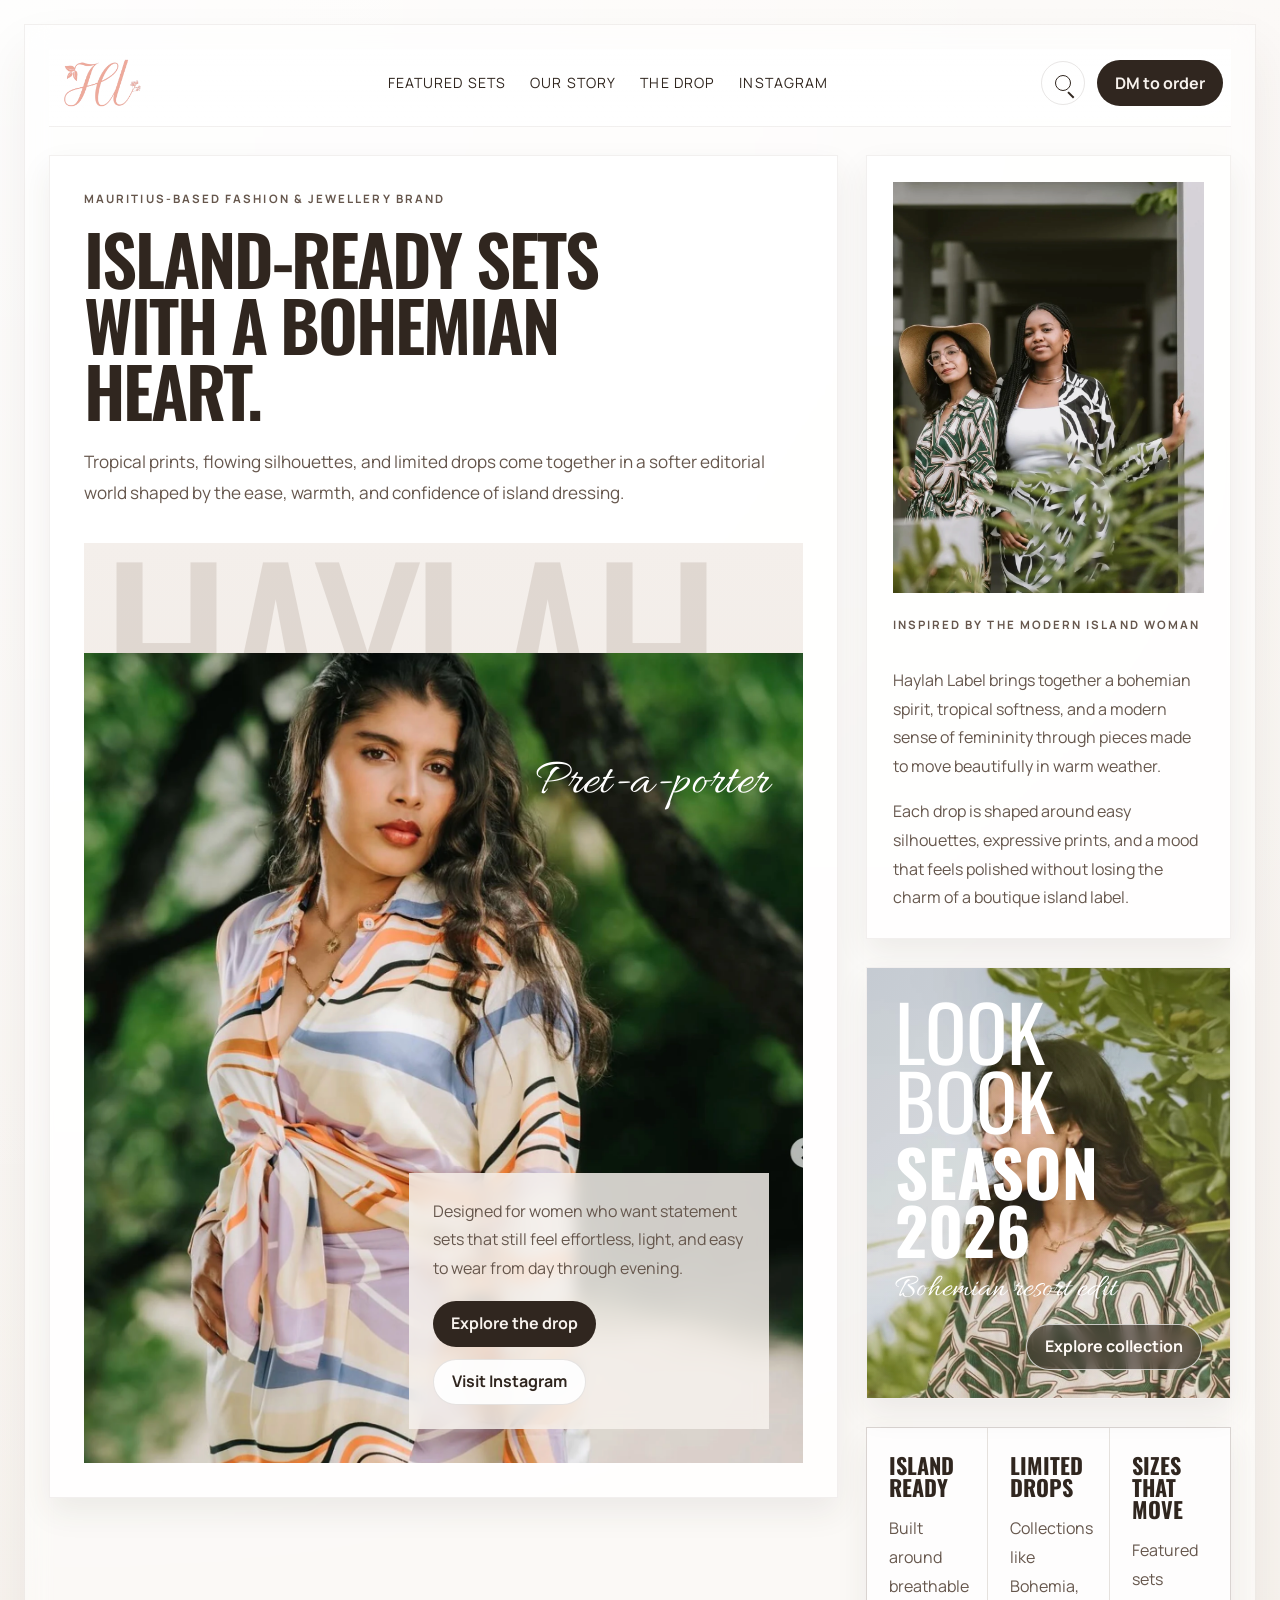
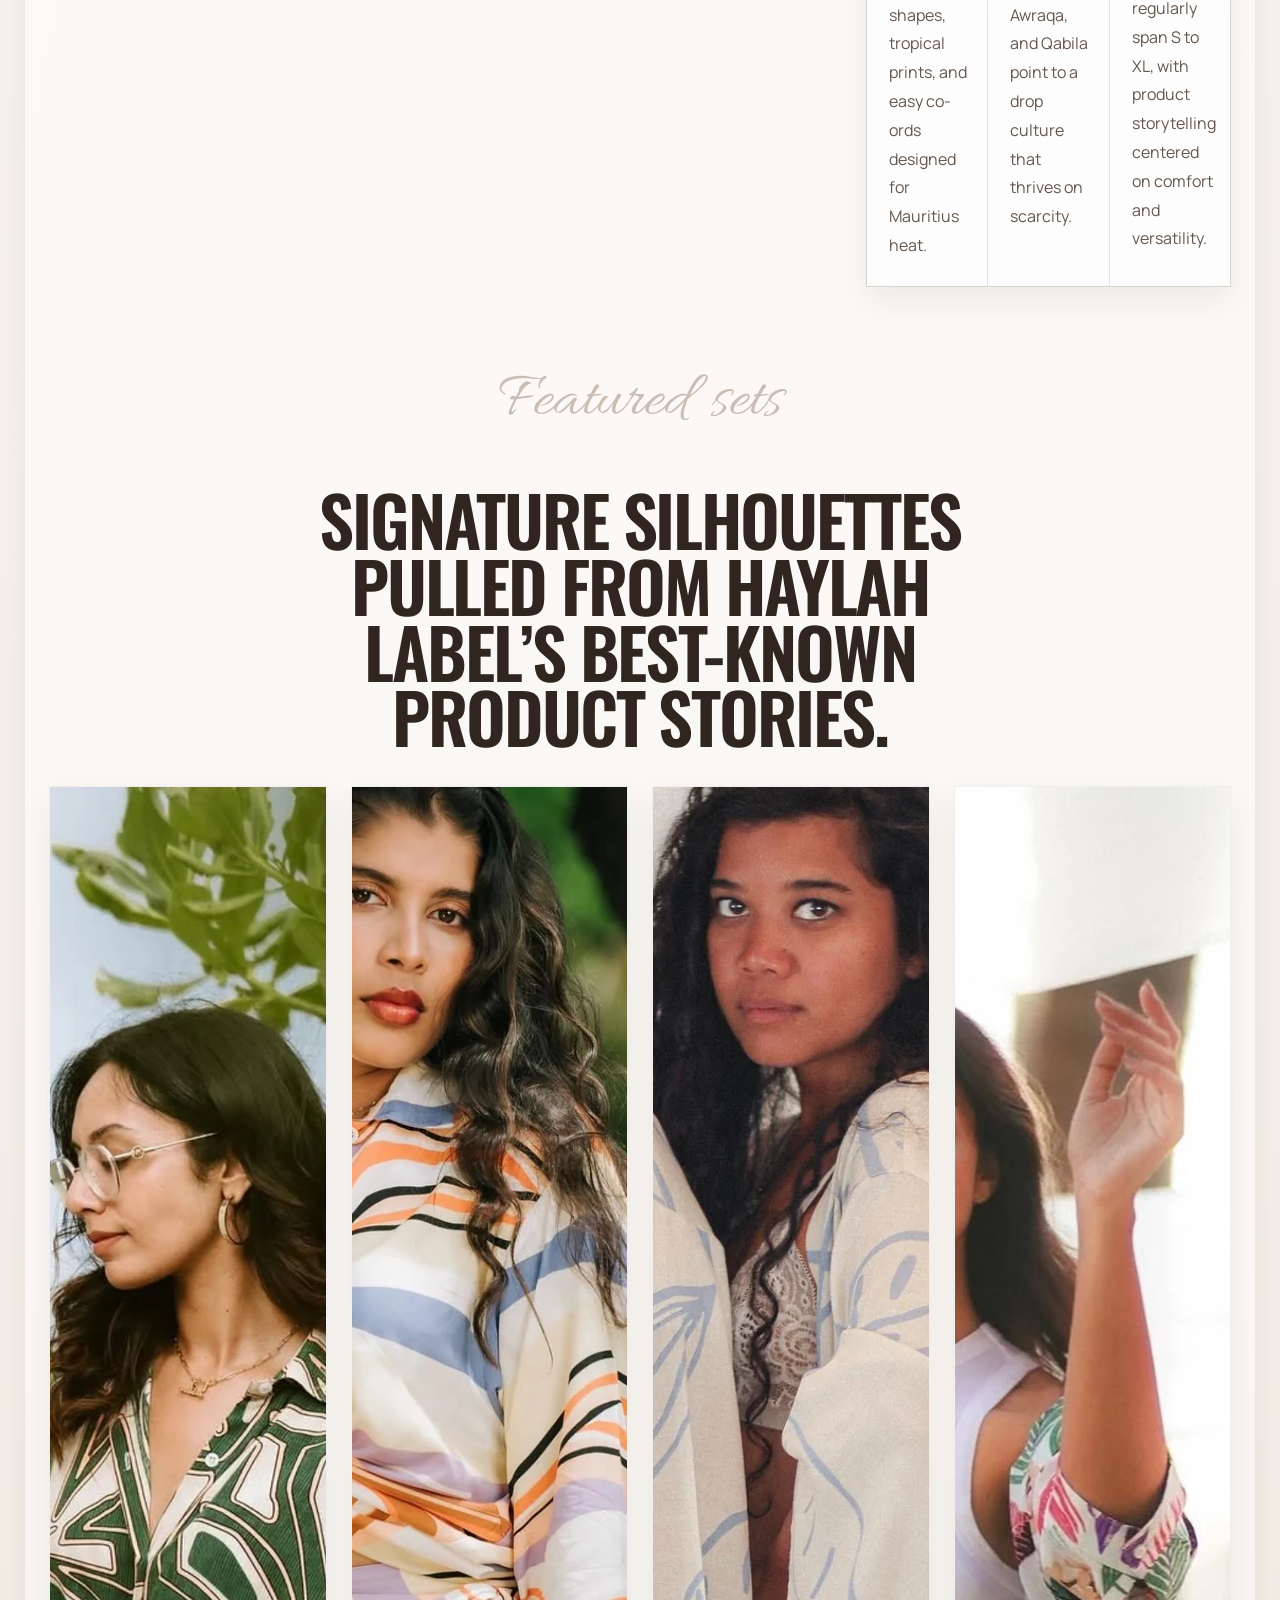
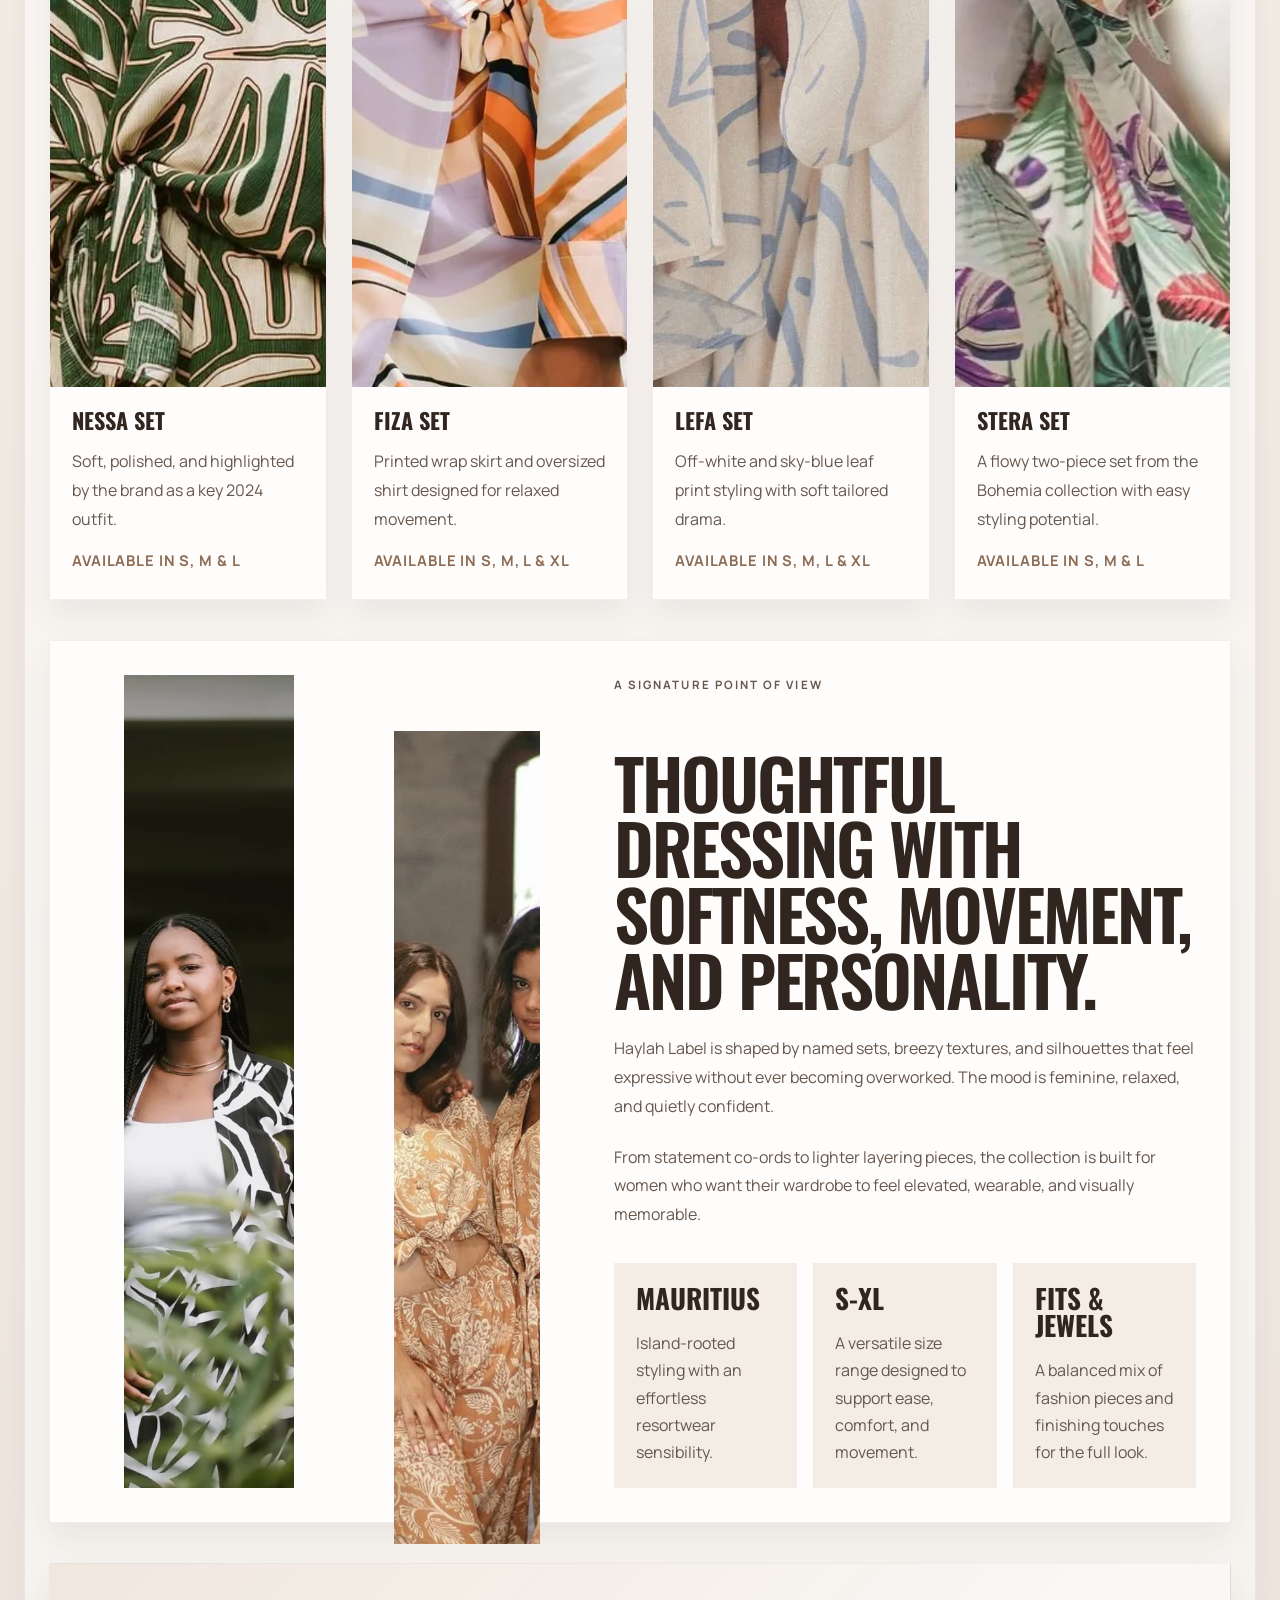
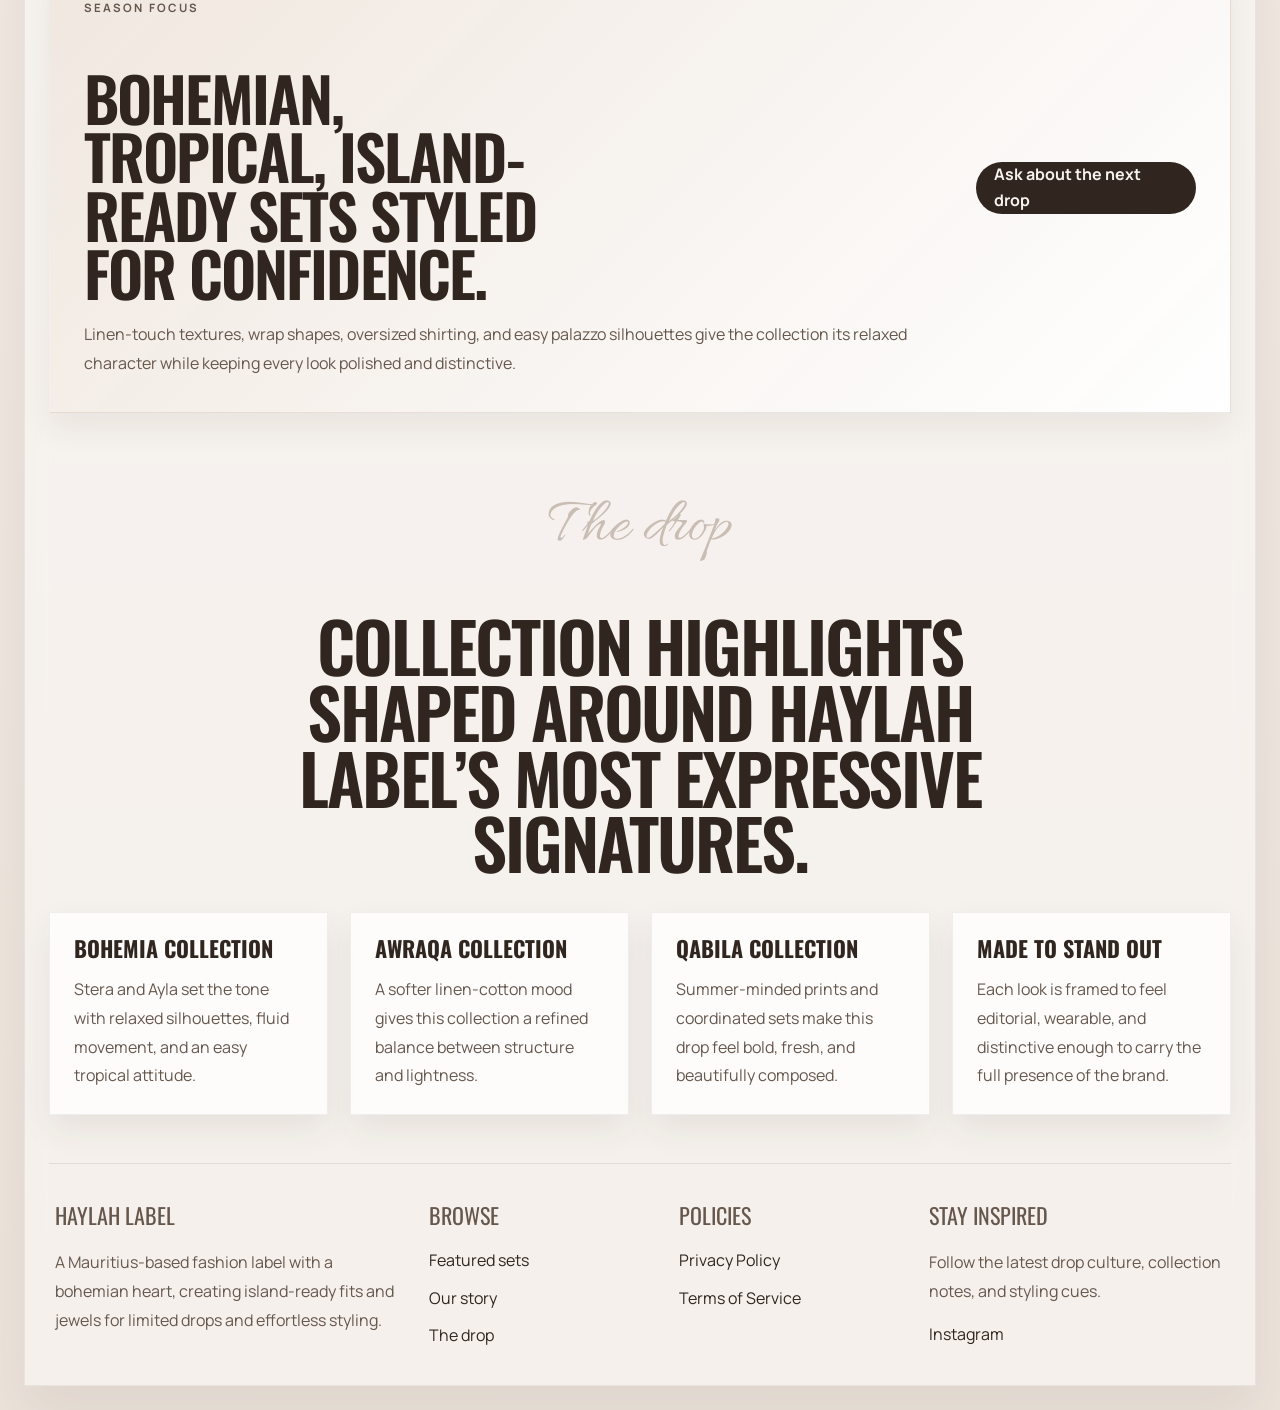
<file: index.html>
<!doctype html>
<html lang="en">
  <head>
    <meta charset="utf-8">
    <meta name="viewport" content="width=device-width, initial-scale=1">
    <meta name="theme-color" content="#f6f1eb">
    <title>Haylah Label | Bohemian Heart, Island-Ready Fits & Jewels</title>
    <meta
      name="description"
      content="Discover Haylah Label, a Mauritius-based fashion brand with a bohemian heart, offering tropical sets, island-ready fits, and statement jewels in limited drops."
    >
    <link rel="canonical" href="https://adil-khb.github.io/Haylah/">
    <meta property="og:title" content="Haylah Label | Bohemian Heart, Island-Ready Fits & Jewels">
    <meta
      property="og:description"
      content="Mauritius-based sets, tropical prints, and modern drop culture designed for effortless island dressing."
    >
    <meta property="og:image" content="https://adil-khb.github.io/Haylah/images/social-preview.jpg">
    <meta property="og:url" content="https://adil-khb.github.io/Haylah/">
    <meta property="og:type" content="website">
    <meta name="twitter:card" content="summary_large_image">
    <meta name="twitter:title" content="Haylah Label | Bohemian Heart, Island-Ready Fits & Jewels">
    <meta
      name="twitter:description"
      content="Island-ready sets, tropical prints, and statement pieces from Haylah Label."
    >
    <meta name="twitter:image" content="https://adil-khb.github.io/Haylah/images/social-preview.jpg">
    <link rel="icon" href="./favicon.ico">
    <link rel="apple-touch-icon" href="./apple-touch-icon.png">
    <link rel="manifest" href="./site.webmanifest">
    <link rel="preconnect" href="https://fonts.googleapis.com">
    <link rel="preconnect" href="https://fonts.gstatic.com" crossorigin>
    <link
      rel="stylesheet"
      href="https://fonts.googleapis.com/css2?family=Allura&family=Manrope:wght@400;500;600;700;800&family=Oswald:wght@400;500;600;700&display=swap"
    >
    <link rel="stylesheet" href="./styles.css">
    <script type="application/ld+json">
      {
        "@context": "https://schema.org",
        "@type": "Organization",
        "name": "Haylah Label",
        "url": "https://adil-khb.github.io/Haylah",
        "logo": "https://adil-khb.github.io/Haylah/logo.png",
        "description": "Haylah Label is a Mauritius-based fashion and jewellery brand with a bohemian heart, offering island-ready fits and jewels in limited drops.",
        "founder": {
          "@type": "Person",
          "name": "Suhaylah Fooljaree"
        },
        "sameAs": [
          "https://www.instagram.com/haylah_label/"
        ]
      }
    </script>
    <script type="application/ld+json">
      {
        "@context": "https://schema.org",
        "@type": "WebSite",
        "name": "Haylah Label",
        "url": "https://adil-khb.github.io/Haylah/"
      }
    </script>
    <script type="application/ld+json">
      {
        "@context": "https://schema.org",
        "@type": "ItemList",
        "name": "Featured Haylah Label Sets",
        "itemListElement": [
          {
            "@type": "Product",
            "position": 1,
            "name": "Nessa Set",
            "image": "https://adil-khb.github.io/Haylah/assets/images/products/nessa-set.webp",
            "description": "A breezy Haylah Label set highlighted in the brand's 2024 drop, available in S, M and L."
          },
          {
            "@type": "Product",
            "position": 2,
            "name": "Fiza Set",
            "image": "https://adil-khb.github.io/Haylah/assets/images/products/fiza-set.webp",
            "description": "Printed wrap skirt and oversized shirt set available in S, M, L and XL."
          },
          {
            "@type": "Product",
            "position": 3,
            "name": "Lefa Set",
            "image": "https://adil-khb.github.io/Haylah/assets/images/products/lefa-set.webp",
            "description": "Off-white kimono-inspired set with sky-blue leaf print, available in S through XL."
          },
          {
            "@type": "Product",
            "position": 4,
            "name": "Stera Set",
            "image": "https://adil-khb.github.io/Haylah/assets/images/products/stera-set.webp",
            "description": "Flowy two-piece set from the Bohemia collection, available in S, M and L."
          }
        ]
      }
    </script>
  </head>
  <body>
    <div class="page-frame">
      <header class="site-header">
        <a class="brand-mark" href="./" aria-label="Haylah Label home">
          <img
            src="./assets/images/brand/haylah-logo.webp"
            alt="Haylah Label logo"
            width="742"
            height="480"
          >
        </a>

        <nav class="desktop-nav" aria-label="Primary">
          <a href="#featured-sets">Featured Sets</a>
          <a href="#brand-story">Our Story</a>
          <a href="#collection-highlights">The Drop</a>
          <a href="https://www.instagram.com/haylah_label/" target="_blank" rel="noreferrer">Instagram</a>
        </nav>

        <div class="header-actions">
          <a class="icon-link" href="#featured-sets" aria-label="Jump to featured sets">
            <span></span>
          </a>
          <a
            class="header-cta"
            href="https://www.instagram.com/haylah_label/"
            target="_blank"
            rel="noreferrer"
          >
            DM to order
          </a>
        </div>

        <details class="mobile-nav">
          <summary aria-label="Toggle navigation">
            <span></span>
            <span></span>
            <span></span>
          </summary>
          <nav aria-label="Mobile">
            <a href="#featured-sets">Featured Sets</a>
            <a href="#brand-story">Our Story</a>
            <a href="#collection-highlights">The Drop</a>
            <a href="https://www.instagram.com/haylah_label/" target="_blank" rel="noreferrer">Instagram</a>
          </nav>
        </details>
      </header>

      <main>
        <section class="hero-grid">
          <article class="hero-panel">
            <p class="eyebrow">Mauritius-based fashion & jewellery brand</p>
            <h1 class="hero-title">Island-ready sets with a bohemian heart.</h1>
            <p class="hero-subtitle">
              Tropical prints, flowing silhouettes, and limited drops come together in a softer editorial
              world shaped by the ease, warmth, and confidence of island dressing.
            </p>

            <div class="hero-visual">
              <div class="ghost-wordmark" aria-hidden="true">HAYLAH</div>
              <div class="ghost-wordmark secondary" aria-hidden="true">LABEL</div>
              <img
                src="./assets/images/products/hero-editorial.webp"
                alt="Haylah Label editorial product image featuring the Fiza set"
                width="1600"
                height="2000"
                fetchpriority="high"
              >
              <p class="script-note">Pret-a-porter</p>
              <div class="hero-copy">
                <p>
                  Designed for women who want statement sets that still feel effortless, light, and easy to
                  wear from day through evening.
                </p>
                <div class="hero-links">
                  <a class="button-primary" href="#collection-highlights">Explore the drop</a>
                  <a
                    class="button-ghost"
                    href="https://www.instagram.com/haylah_label/"
                    target="_blank"
                    rel="noreferrer"
                  >
                    Visit Instagram
                  </a>
                </div>
              </div>
            </div>
          </article>

          <aside class="side-rail">
            <section class="story-card">
              <div class="story-card-media">
                <img
                  src="./assets/images/products/story-collage.webp"
                  alt="Layered Haylah Label product imagery styled for the brand story section"
                  width="1000"
                  height="1320"
                  loading="lazy"
                >
              </div>
              <div class="story-card-copy">
                <p class="section-kicker">Inspired by the modern island woman</p>
                <p>
                  Haylah Label brings together a bohemian spirit, tropical softness, and a modern sense of
                  femininity through pieces made to move beautifully in warm weather.
                </p>
                <p>
                  Each drop is shaped around easy silhouettes, expressive prints, and a mood that feels
                  polished without losing the charm of a boutique island label.
                </p>
              </div>
            </section>

            <section class="lookbook-card">
              <img
                src="./assets/images/products/lookbook-banner.webp"
                alt="Haylah Label lookbook banner featuring the Nessa set"
                width="1600"
                height="900"
                loading="lazy"
              >
              <div class="lookbook-overlay">
                <p>Look book</p>
                <div>
                  <strong>Season 2026</strong>
                  <span>Bohemian resort edit</span>
                </div>
                <a href="#collection-highlights">Explore collection</a>
              </div>
            </section>

            <section class="service-grid" aria-label="Brand pillars">
              <article>
                <h2>Island ready</h2>
                <p>Built around breathable shapes, tropical prints, and easy co-ords designed for Mauritius heat.</p>
              </article>
              <article>
                <h2>Limited drops</h2>
                <p>Collections like Bohemia, Awraqa, and Qabila point to a drop culture that thrives on scarcity.</p>
              </article>
              <article>
                <h2>Sizes that move</h2>
                <p>Featured sets regularly span S to XL, with product storytelling centered on comfort and versatility.</p>
              </article>
            </section>
          </aside>
        </section>

        <section class="section-block" id="featured-sets">
          <div class="section-heading">
            <p class="script-heading">Featured sets</p>
            <h2>Signature silhouettes pulled from Haylah Label’s best-known product stories.</h2>
          </div>

          <div class="product-grid">
            <article class="product-card">
              <img
                src="./assets/images/products/nessa-set.webp"
                alt="Nessa set from Haylah Label"
                width="900"
                height="1200"
                loading="lazy"
              >
              <div class="product-card-copy">
                <h3>Nessa Set</h3>
                <p>Soft, polished, and highlighted by the brand as a key 2024 outfit.</p>
                <span>Available in S, M & L</span>
              </div>
            </article>

            <article class="product-card">
              <img
                src="./assets/images/products/fiza-set.webp"
                alt="Fiza set from Haylah Label with printed wrap skirt and oversized shirt"
                width="900"
                height="1200"
                loading="lazy"
              >
              <div class="product-card-copy">
                <h3>Fiza Set</h3>
                <p>Printed wrap skirt and oversized shirt designed for relaxed movement.</p>
                <span>Available in S, M, L & XL</span>
              </div>
            </article>

            <article class="product-card">
              <img
                src="./assets/images/products/lefa-set.webp"
                alt="Lefa set from Haylah Label featuring an off-white and sky-blue leaf print"
                width="900"
                height="1200"
                loading="lazy"
              >
              <div class="product-card-copy">
                <h3>Lefa Set</h3>
                <p>Off-white and sky-blue leaf print styling with soft tailored drama.</p>
                <span>Available in S, M, L & XL</span>
              </div>
            </article>

            <article class="product-card">
              <img
                src="./assets/images/products/stera-set.webp"
                alt="Stera set from Haylah Label"
                width="900"
                height="1200"
                loading="lazy"
              >
              <div class="product-card-copy">
                <h3>Stera Set</h3>
                <p>A flowy two-piece set from the Bohemia collection with easy styling potential.</p>
                <span>Available in S, M & L</span>
              </div>
            </article>
          </div>
        </section>

        <section class="section-block story-layout" id="brand-story">
          <div class="story-visual-stack">
            <figure class="story-figure tall">
              <img
                src="./assets/images/products/miria-set.webp"
                alt="Miria set from Haylah Label"
                width="900"
                height="1200"
                loading="lazy"
              >
            </figure>
            <figure class="story-figure short">
              <img
                src="./assets/images/products/shajara-set.webp"
                alt="Shajara set from Haylah Label"
                width="900"
                height="1200"
                loading="lazy"
              >
            </figure>
          </div>

          <div class="story-content">
            <p class="section-kicker">A signature point of view</p>
            <h2>Thoughtful dressing with softness, movement, and personality.</h2>
            <p>
              Haylah Label is shaped by named sets, breezy textures, and silhouettes that feel expressive
              without ever becoming overworked. The mood is feminine, relaxed, and quietly confident.
            </p>
            <p>
              From statement co-ords to lighter layering pieces, the collection is built for women who want
              their wardrobe to feel elevated, wearable, and visually memorable.
            </p>
            <div class="metric-row">
              <article>
                <strong>Mauritius</strong>
                <span>Island-rooted styling with an effortless resortwear sensibility.</span>
              </article>
              <article>
                <strong>S-XL</strong>
                <span>A versatile size range designed to support ease, comfort, and movement.</span>
              </article>
              <article>
                <strong>Fits & jewels</strong>
                <span>A balanced mix of fashion pieces and finishing touches for the full look.</span>
              </article>
            </div>
          </div>
        </section>

        <section class="collection-banner">
          <div class="collection-banner-copy">
            <p class="section-kicker">Season focus</p>
            <h2>Bohemian, tropical, island-ready sets styled for confidence.</h2>
            <p>
              Linen-touch textures, wrap shapes, oversized shirting, and easy palazzo silhouettes give the
              collection its relaxed character while keeping every look polished and distinctive.
            </p>
          </div>
          <a
            class="button-primary"
            href="https://www.instagram.com/haylah_label/"
            target="_blank"
            rel="noreferrer"
          >
            Ask about the next drop
          </a>
        </section>

        <section class="section-block collection-highlights" id="collection-highlights">
          <div class="section-heading">
            <p class="script-heading">The drop</p>
            <h2>Collection highlights shaped around Haylah Label’s most expressive signatures.</h2>
          </div>

          <div class="highlight-list">
            <article>
              <h3>Bohemia Collection</h3>
              <p>Stera and Ayla set the tone with relaxed silhouettes, fluid movement, and an easy tropical attitude.</p>
            </article>
            <article>
              <h3>Awraqa Collection</h3>
              <p>A softer linen-cotton mood gives this collection a refined balance between structure and lightness.</p>
            </article>
            <article>
              <h3>Qabila Collection</h3>
              <p>Summer-minded prints and coordinated sets make this drop feel bold, fresh, and beautifully composed.</p>
            </article>
            <article>
              <h3>Made to stand out</h3>
              <p>Each look is framed to feel editorial, wearable, and distinctive enough to carry the full presence of the brand.</p>
            </article>
          </div>
        </section>
      </main>

      <footer class="site-footer">
        <div>
          <p class="footer-heading">Haylah Label</p>
          <p>
            A Mauritius-based fashion label with a bohemian heart, creating island-ready fits and jewels
            for limited drops and effortless styling.
          </p>
        </div>

        <div>
          <p class="footer-heading">Browse</p>
          <a href="#featured-sets">Featured sets</a>
          <a href="#brand-story">Our story</a>
          <a href="#collection-highlights">The drop</a>
        </div>

        <div>
          <p class="footer-heading">Policies</p>
          <a href="./privacy-policy/">Privacy Policy</a>
          <a href="./terms-of-service/">Terms of Service</a>
        </div>

        <div>
          <p class="footer-heading">Stay inspired</p>
          <p>Follow the latest drop culture, collection notes, and styling cues.</p>
          <div class="social-row">
            <a href="https://www.instagram.com/haylah_label/" target="_blank" rel="noreferrer">Instagram</a>
          </div>
        </div>
      </footer>
    </div>
  </body>
</html>
</file>
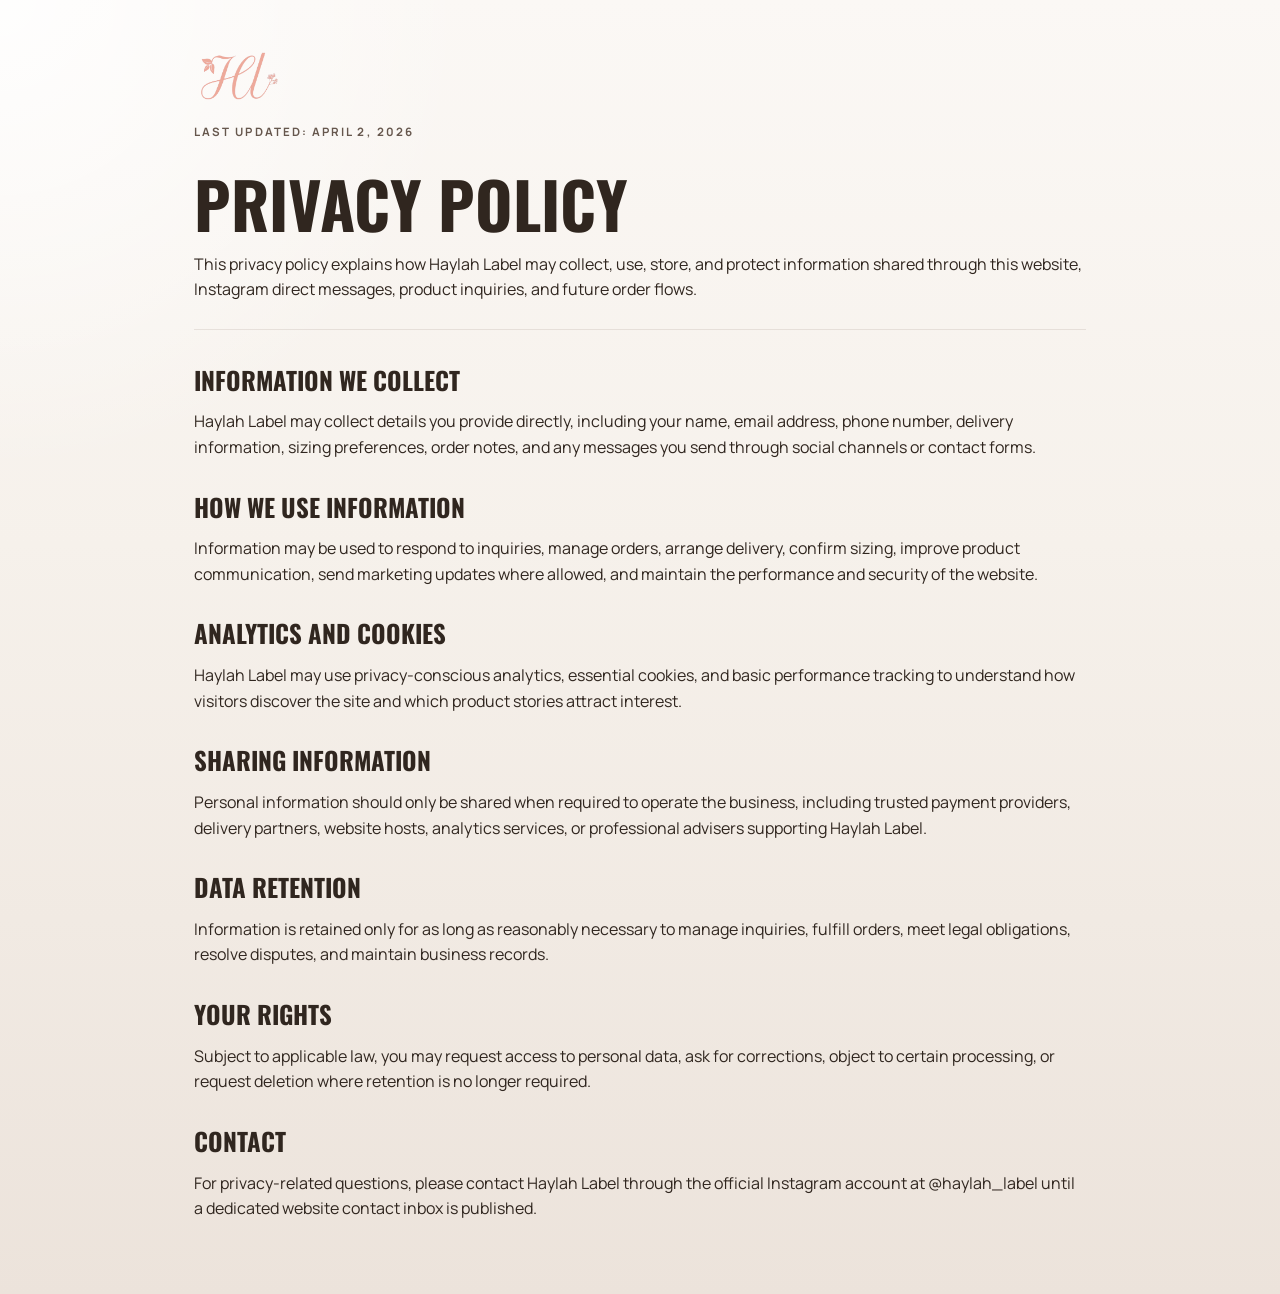
<file: privacy-policy/index.html>
<!doctype html>
<html lang="en">
  <head>
    <meta charset="utf-8">
    <meta name="viewport" content="width=device-width, initial-scale=1">
    <meta name="theme-color" content="#f6f1eb">
    <title>Privacy Policy | Haylah Label</title>
    <meta
      name="description"
      content="Read the Haylah Label privacy policy covering personal information, order inquiries, marketing messages, analytics, and rights under applicable data protection principles."
    >
    <link rel="canonical" href="https://adil-khb.github.io/Haylah/privacy-policy/">
    <meta property="og:title" content="Privacy Policy | Haylah Label">
    <meta
      property="og:description"
      content="How Haylah Label handles customer information, analytics, and contact data."
    >
    <meta property="og:image" content="https://adil-khb.github.io/Haylah/images/social-preview.jpg">
    <meta property="og:url" content="https://adil-khb.github.io/Haylah/privacy-policy/">
    <meta property="og:type" content="website">
    <meta name="twitter:card" content="summary_large_image">
    <meta name="twitter:image" content="https://adil-khb.github.io/Haylah/images/social-preview.jpg">
    <link rel="icon" href="../favicon.ico">
    <link rel="apple-touch-icon" href="../apple-touch-icon.png">
    <link rel="manifest" href="../site.webmanifest">
    <link rel="preconnect" href="https://fonts.googleapis.com">
    <link rel="preconnect" href="https://fonts.gstatic.com" crossorigin>
    <link
      rel="stylesheet"
      href="https://fonts.googleapis.com/css2?family=Allura&family=Manrope:wght@400;500;600;700;800&family=Oswald:wght@400;500;600;700&display=swap"
    >
    <link rel="stylesheet" href="../styles.css">
    <script type="application/ld+json">
      {
        "@context": "https://schema.org",
        "@type": "WebPage",
        "name": "Privacy Policy",
        "url": "https://adil-khb.github.io/Haylah/privacy-policy/",
        "isPartOf": {
          "@type": "WebSite",
          "name": "Haylah Label",
          "url": "https://adil-khb.github.io/Haylah/"
        }
      }
    </script>
  </head>
  <body>
    <main class="policy-shell">
      <header class="policy-header">
        <a class="brand-mark" href="../" aria-label="Return to Haylah Label home">
          <img src="../assets/images/brand/haylah-logo.webp" alt="Haylah Label logo" width="742" height="480">
        </a>
        <p class="section-kicker">Last updated: April 2, 2026</p>
        <h1>Privacy Policy</h1>
        <p>
          This privacy policy explains how Haylah Label may collect, use, store, and protect information
          shared through this website, Instagram direct messages, product inquiries, and future order flows.
        </p>
      </header>

      <div class="policy-content">
        <section>
          <h2>Information We Collect</h2>
          <p>
            Haylah Label may collect details you provide directly, including your name, email address,
            phone number, delivery information, sizing preferences, order notes, and any messages you
            send through social channels or contact forms.
          </p>
        </section>

        <section>
          <h2>How We Use Information</h2>
          <p>
            Information may be used to respond to inquiries, manage orders, arrange delivery, confirm
            sizing, improve product communication, send marketing updates where allowed, and maintain
            the performance and security of the website.
          </p>
        </section>

        <section>
          <h2>Analytics And Cookies</h2>
          <p>
            Haylah Label may use privacy-conscious analytics, essential cookies, and basic performance
            tracking to understand how visitors discover the site and which product stories attract interest.
          </p>
        </section>

        <section>
          <h2>Sharing Information</h2>
          <p>
            Personal information should only be shared when required to operate the business, including
            trusted payment providers, delivery partners, website hosts, analytics services, or professional
            advisers supporting Haylah Label.
          </p>
        </section>

        <section>
          <h2>Data Retention</h2>
          <p>
            Information is retained only for as long as reasonably necessary to manage inquiries, fulfill
            orders, meet legal obligations, resolve disputes, and maintain business records.
          </p>
        </section>

        <section>
          <h2>Your Rights</h2>
          <p>
            Subject to applicable law, you may request access to personal data, ask for corrections, object
            to certain processing, or request deletion where retention is no longer required.
          </p>
        </section>

        <section>
          <h2>Contact</h2>
          <p>
            For privacy-related questions, please contact Haylah Label through the official Instagram account
            at <a href="https://www.instagram.com/haylah_label/" target="_blank" rel="noreferrer">@haylah_label</a>
            until a dedicated website contact inbox is published.
          </p>
        </section>
      </div>
    </main>
  </body>
</html>
</file>
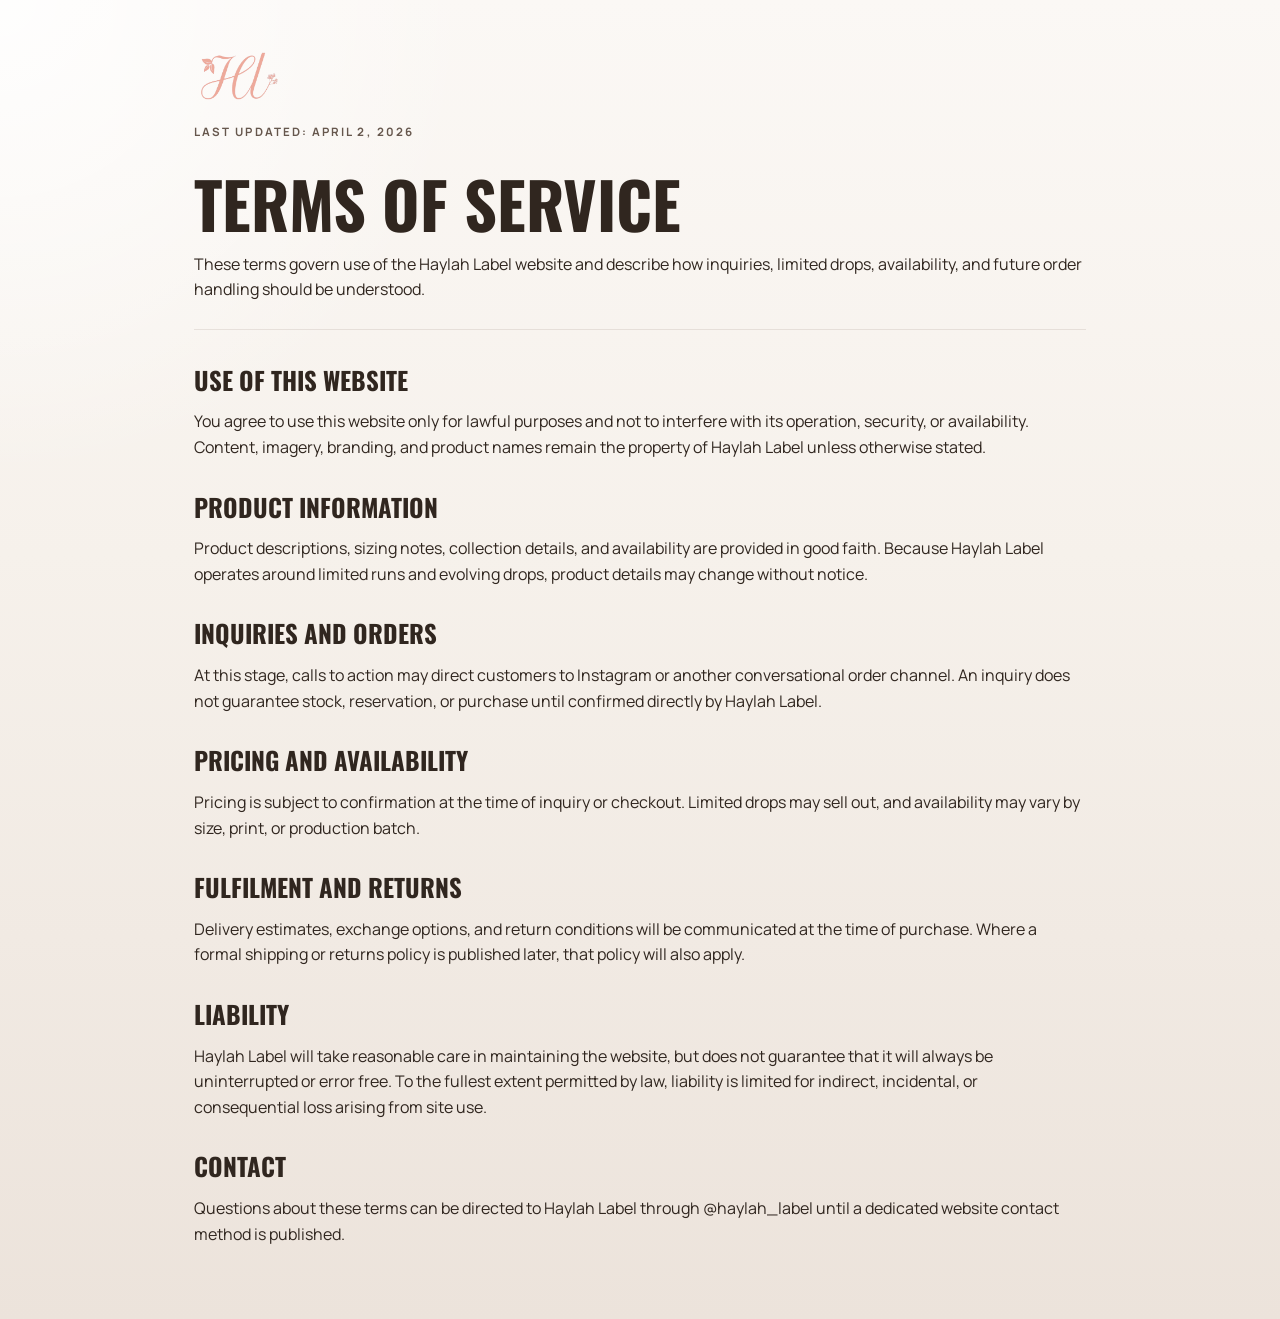
<file: terms-of-service/index.html>
<!doctype html>
<html lang="en">
  <head>
    <meta charset="utf-8">
    <meta name="viewport" content="width=device-width, initial-scale=1">
    <meta name="theme-color" content="#f6f1eb">
    <title>Terms of Service | Haylah Label</title>
    <meta
      name="description"
      content="Read the Haylah Label terms of service covering product availability, inquiries, orders, fulfilment expectations, returns, and website use."
    >
    <link rel="canonical" href="https://adil-khb.github.io/Haylah/terms-of-service/">
    <meta property="og:title" content="Terms of Service | Haylah Label">
    <meta
      property="og:description"
      content="Terms governing site use, inquiries, orders, limited drops, and fulfilment expectations at Haylah Label."
    >
    <meta property="og:image" content="https://adil-khb.github.io/Haylah/images/social-preview.jpg">
    <meta property="og:url" content="https://adil-khb.github.io/Haylah/terms-of-service/">
    <meta property="og:type" content="website">
    <meta name="twitter:card" content="summary_large_image">
    <meta name="twitter:image" content="https://adil-khb.github.io/Haylah/images/social-preview.jpg">
    <link rel="icon" href="../favicon.ico">
    <link rel="apple-touch-icon" href="../apple-touch-icon.png">
    <link rel="manifest" href="../site.webmanifest">
    <link rel="preconnect" href="https://fonts.googleapis.com">
    <link rel="preconnect" href="https://fonts.gstatic.com" crossorigin>
    <link
      rel="stylesheet"
      href="https://fonts.googleapis.com/css2?family=Allura&family=Manrope:wght@400;500;600;700;800&family=Oswald:wght@400;500;600;700&display=swap"
    >
    <link rel="stylesheet" href="../styles.css">
    <script type="application/ld+json">
      {
        "@context": "https://schema.org",
        "@type": "WebPage",
        "name": "Terms of Service",
        "url": "https://adil-khb.github.io/Haylah/terms-of-service/",
        "isPartOf": {
          "@type": "WebSite",
          "name": "Haylah Label",
          "url": "https://adil-khb.github.io/Haylah/"
        }
      }
    </script>
  </head>
  <body>
    <main class="policy-shell">
      <header class="policy-header">
        <a class="brand-mark" href="../" aria-label="Return to Haylah Label home">
          <img src="../assets/images/brand/haylah-logo.webp" alt="Haylah Label logo" width="742" height="480">
        </a>
        <p class="section-kicker">Last updated: April 2, 2026</p>
        <h1>Terms of Service</h1>
        <p>
          These terms govern use of the Haylah Label website and describe how inquiries, limited drops,
          availability, and future order handling should be understood.
        </p>
      </header>

      <div class="policy-content">
        <section>
          <h2>Use Of This Website</h2>
          <p>
            You agree to use this website only for lawful purposes and not to interfere with its operation,
            security, or availability. Content, imagery, branding, and product names remain the property
            of Haylah Label unless otherwise stated.
          </p>
        </section>

        <section>
          <h2>Product Information</h2>
          <p>
            Product descriptions, sizing notes, collection details, and availability are provided in good faith.
            Because Haylah Label operates around limited runs and evolving drops, product details may
            change without notice.
          </p>
        </section>

        <section>
          <h2>Inquiries And Orders</h2>
          <p>
            At this stage, calls to action may direct customers to Instagram or another conversational order
            channel. An inquiry does not guarantee stock, reservation, or purchase until confirmed directly
            by Haylah Label.
          </p>
        </section>

        <section>
          <h2>Pricing And Availability</h2>
          <p>
            Pricing is subject to confirmation at the time of inquiry or checkout. Limited drops may sell out,
            and availability may vary by size, print, or production batch.
          </p>
        </section>

        <section>
          <h2>Fulfilment And Returns</h2>
          <p>
            Delivery estimates, exchange options, and return conditions will be communicated at the time
            of purchase. Where a formal shipping or returns policy is published later, that policy will also apply.
          </p>
        </section>

        <section>
          <h2>Liability</h2>
          <p>
            Haylah Label will take reasonable care in maintaining the website, but does not guarantee that
            it will always be uninterrupted or error free. To the fullest extent permitted by law, liability is
            limited for indirect, incidental, or consequential loss arising from site use.
          </p>
        </section>

        <section>
          <h2>Contact</h2>
          <p>
            Questions about these terms can be directed to Haylah Label through
            <a href="https://www.instagram.com/haylah_label/" target="_blank" rel="noreferrer">@haylah_label</a>
            until a dedicated website contact method is published.
          </p>
        </section>
      </div>
    </main>
  </body>
</html>
</file>
<file: styles.css>
:root {
  --page-bg: #f6f1eb;
  --surface: #ffffff;
  --surface-alt: #efe6de;
  --surface-muted: #e5dad0;
  --text-main: #30261f;
  --text-soft: #66574d;
  --text-faint: #cabeb4;
  --line: rgba(67, 52, 42, 0.12);
  --shadow-soft: 0 28px 50px rgba(68, 51, 38, 0.08);
  --shadow-card: 0 14px 30px rgba(68, 51, 38, 0.08);
  --content-width: min(1480px, calc(100vw - 48px));
  --font-body: "Manrope", sans-serif;
  --font-display: "Oswald", sans-serif;
  --font-script: "Allura", cursive;
}

*,
*::before,
*::after {
  box-sizing: border-box;
}

html {
  scroll-behavior: smooth;
}

body {
  margin: 0;
  background:
    radial-gradient(circle at top left, rgba(255, 255, 255, 0.85), transparent 26%),
    linear-gradient(180deg, #fbf8f5 0%, var(--page-bg) 42%, #ece3db 100%);
  color: var(--text-main);
  font-family: var(--font-body);
  line-height: 1.6;
}

img {
  display: block;
  max-width: 100%;
}

a {
  color: inherit;
  text-decoration: none;
}

p,
h1,
h2,
h3 {
  margin: 0;
}

.page-frame {
  width: var(--content-width);
  margin: 24px auto;
  padding: 24px;
  border: 1px solid rgba(96, 73, 58, 0.08);
  background: rgba(255, 255, 255, 0.46);
  backdrop-filter: blur(12px);
  box-shadow: var(--shadow-soft);
}

.site-header {
  position: sticky;
  top: 16px;
  z-index: 20;
  display: grid;
  grid-template-columns: 118px 1fr auto;
  align-items: center;
  gap: 20px;
  padding: 6px 8px 14px;
  margin-bottom: 28px;
  background: linear-gradient(180deg, rgba(255, 255, 255, 0.92), rgba(255, 255, 255, 0.68));
  border-bottom: 1px solid rgba(96, 73, 58, 0.08);
  backdrop-filter: blur(12px);
}

.brand-mark {
  width: 88px;
}

.brand-mark img {
  width: 100%;
  height: auto;
}

.desktop-nav,
.header-actions,
.social-row {
  display: flex;
  align-items: center;
}

.desktop-nav {
  justify-content: center;
  gap: 24px;
  font-size: 0.88rem;
  letter-spacing: 0.08em;
  text-transform: uppercase;
}

.desktop-nav a,
.site-footer a {
  transition: color 180ms ease;
}

.desktop-nav a:hover,
.site-footer a:hover,
.social-row a:hover,
.lookbook-overlay a:hover {
  color: #8d6b53;
}

.header-actions {
  gap: 12px;
}

.icon-link {
  display: inline-flex;
  width: 44px;
  height: 44px;
  border: 1px solid var(--line);
  border-radius: 999px;
  align-items: center;
  justify-content: center;
}

.icon-link span {
  width: 16px;
  height: 16px;
  border: 1.6px solid currentColor;
  border-radius: 50%;
  position: relative;
}

.icon-link span::after {
  content: "";
  position: absolute;
  right: -5px;
  bottom: -5px;
  width: 8px;
  height: 1.6px;
  background: currentColor;
  transform: rotate(45deg);
  transform-origin: center;
}

.header-cta,
.button-primary,
.button-ghost,
.lookbook-overlay a {
  display: inline-flex;
  align-items: center;
  justify-content: center;
  min-height: 46px;
  padding: 0 18px;
  border-radius: 999px;
  font-weight: 700;
  transition:
    transform 180ms ease,
    background-color 180ms ease,
    color 180ms ease,
    border-color 180ms ease;
}

.header-cta,
.button-primary {
  background: var(--text-main);
  color: #f7f2ed;
}

.button-primary:hover,
.header-cta:hover {
  transform: translateY(-1px);
  background: #4a3a2e;
}

.button-ghost,
.lookbook-overlay a {
  border-radius: 999px;
}

.button-ghost {
  border: 1px solid rgba(48, 38, 31, 0.12);
  color: var(--text-main);
  background: rgba(255, 255, 255, 0.92);
}

.lookbook-overlay a {
  border: 1px solid rgba(255, 255, 255, 0.7);
  color: #fffaf6;
  background: rgba(48, 38, 31, 0.56);
  backdrop-filter: blur(6px);
}

.button-ghost:hover,
.lookbook-overlay a:hover {
  transform: translateY(-1px);
}

.button-ghost:hover {
  border-color: var(--text-main);
  color: #fffaf6;
  background: var(--text-main);
}

.lookbook-overlay a:hover {
  border-color: rgba(255, 255, 255, 0.95);
  color: #fffaf6;
  background: rgba(48, 38, 31, 0.78);
}

.mobile-nav {
  display: none;
}

.hero-grid {
  display: grid;
  grid-template-columns: minmax(0, 2.05fr) minmax(320px, 0.95fr);
  gap: 28px;
  align-items: start;
}

.hero-panel,
.story-card,
.lookbook-card,
.service-grid,
.product-card,
.story-layout,
.collection-banner,
.highlight-list article {
  background: rgba(255, 255, 255, 0.78);
  border: 1px solid rgba(96, 73, 58, 0.08);
  box-shadow: var(--shadow-card);
}

.hero-panel {
  padding: 34px;
}

.eyebrow,
.section-kicker {
  color: var(--text-soft);
  letter-spacing: 0.18em;
  font-size: 0.72rem;
  font-weight: 700;
  text-transform: uppercase;
}

.hero-title,
.section-heading h2,
.story-content h2,
.collection-banner h2 {
  margin-top: 18px;
  font-size: clamp(2.8rem, 5.4vw, 5.3rem);
  line-height: 0.95;
  font-family: var(--font-display);
  font-weight: 600;
  letter-spacing: -0.03em;
  text-transform: uppercase;
}

.hero-title {
  max-width: 16ch;
}

.hero-subtitle {
  max-width: 720px;
  margin-top: 24px;
  color: var(--text-soft);
  font-size: 1.07rem;
  line-height: 1.8;
}

.hero-visual {
  position: relative;
  overflow: hidden;
  min-height: 920px;
  margin-top: 34px;
  padding: 38px;
  background: linear-gradient(180deg, #f4efeb 0%, #ece4dc 100%);
}

.hero-visual > img {
  position: absolute;
  inset: auto 0 0 0;
  width: 100%;
  height: 88%;
  object-fit: cover;
  object-position: center top;
}

.ghost-wordmark {
  position: absolute;
  left: 18px;
  top: 8px;
  z-index: 0;
  font-family: var(--font-display);
  font-size: clamp(8rem, 18vw, 15rem);
  line-height: 0.82;
  letter-spacing: -0.05em;
  color: rgba(193, 180, 169, 0.38);
  text-transform: uppercase;
}

.ghost-wordmark.secondary {
  top: 180px;
}

.script-note {
  position: absolute;
  right: 34px;
  top: 200px;
  z-index: 2;
  font-family: var(--font-script);
  font-size: clamp(2.5rem, 4vw, 4.6rem);
  color: #ffffff;
}

.hero-copy {
  position: absolute;
  right: 34px;
  bottom: 34px;
  z-index: 2;
  max-width: 360px;
  padding: 24px;
  display: grid;
  gap: 18px;
  background: rgba(247, 242, 237, 0.84);
  backdrop-filter: blur(8px);
}

.hero-copy p,
.story-card-copy p,
.story-content p,
.service-grid p,
.product-card-copy p,
.collection-banner p,
.highlight-list p,
.site-footer p {
  color: var(--text-soft);
  line-height: 1.8;
}

.hero-links {
  display: flex;
  flex-wrap: wrap;
  gap: 12px;
}

.side-rail {
  display: grid;
  gap: 28px;
}

.story-card {
  display: grid;
  gap: 22px;
  padding: 26px;
}

.story-card-copy {
  display: grid;
  gap: 16px;
}

.story-card-media {
  overflow: hidden;
  min-height: 340px;
  background: var(--surface-alt);
}

.story-card-media img {
  width: 100%;
  height: 100%;
  object-fit: cover;
}

.section-kicker {
  margin-bottom: 14px;
}

.lookbook-card {
  position: relative;
  overflow: hidden;
  min-height: 430px;
}

.lookbook-card > img {
  width: 100%;
  height: 100%;
  min-height: 430px;
  object-fit: cover;
}

.lookbook-overlay {
  position: absolute;
  inset: 0;
  display: flex;
  flex-direction: column;
  justify-content: space-between;
  padding: 28px;
  background: linear-gradient(135deg, rgba(45, 34, 27, 0.12), rgba(245, 240, 234, 0.18));
  color: #fff;
}

.lookbook-overlay p,
.lookbook-overlay strong,
.lookbook-overlay span {
  color: #fff;
}

.lookbook-overlay p,
.lookbook-overlay strong {
  font-family: var(--font-display);
  text-transform: uppercase;
}

.lookbook-overlay p {
  font-size: clamp(2.5rem, 6vw, 5rem);
  line-height: 0.9;
  max-width: 4ch;
}

.lookbook-overlay strong {
  display: block;
  font-size: clamp(2.4rem, 5vw, 4rem);
  line-height: 0.9;
}

.lookbook-overlay span {
  display: block;
  margin-top: 6px;
  font-family: var(--font-script);
  font-size: 2rem;
}

.lookbook-overlay a {
  align-self: flex-end;
}

.service-grid {
  display: grid;
  grid-template-columns: repeat(3, minmax(0, 1fr));
  gap: 1px;
  overflow: hidden;
  background: var(--line);
}

.service-grid article {
  padding: 26px 22px;
  background: rgba(255, 255, 255, 0.94);
  display: grid;
  align-content: start;
  gap: 16px;
}

.service-grid h2,
.product-card h3,
.highlight-list h3,
.footer-heading {
  font-family: var(--font-display);
  font-size: 1.38rem;
  line-height: 1;
  text-transform: uppercase;
}

.section-block {
  margin-top: 40px;
  padding: 24px 0 0;
}

.section-heading {
  display: grid;
  gap: 16px;
  justify-items: center;
  text-align: center;
  margin-bottom: 36px;
}

.section-heading h2 {
  max-width: 18ch;
}

.script-heading {
  font-family: var(--font-script);
  font-size: clamp(2.6rem, 5vw, 4.7rem);
  color: var(--text-faint);
}

.product-grid {
  display: grid;
  grid-template-columns: repeat(4, minmax(0, 1fr));
  gap: 24px;
}

.product-card {
  overflow: hidden;
}

.product-card img {
  width: 100%;
  aspect-ratio: 3 / 4;
  object-fit: cover;
}

.product-card-copy {
  padding: 22px 22px 26px;
  display: grid;
  align-content: start;
  gap: 16px;
}

.product-card-copy span {
  display: inline-block;
  color: #8d6b53;
  font-size: 0.92rem;
  font-weight: 700;
  letter-spacing: 0.06em;
  text-transform: uppercase;
}

.story-layout {
  display: grid;
  grid-template-columns: minmax(0, 0.92fr) minmax(0, 1.08fr);
  gap: 34px;
  padding: 34px;
}

.story-visual-stack {
  display: grid;
  grid-template-columns: 1fr 0.9fr;
  gap: 20px;
  align-items: stretch;
}

.story-figure {
  overflow: hidden;
  min-height: 100%;
}

.story-figure.tall {
  margin-top: 0;
}

.story-figure.short {
  margin-top: 56px;
}

.story-figure img {
  width: 100%;
  height: 100%;
  object-fit: cover;
}

.story-content {
  display: grid;
  align-content: center;
  gap: 22px;
}

.metric-row {
  display: grid;
  grid-template-columns: repeat(3, minmax(0, 1fr));
  gap: 16px;
  margin-top: 12px;
}

.metric-row article {
  padding: 22px;
  background: rgba(239, 230, 222, 0.72);
  display: grid;
  align-content: start;
  gap: 18px;
}

.metric-row strong {
  display: block;
  margin-bottom: 0;
  font-family: var(--font-display);
  font-size: 1.7rem;
  line-height: 1;
  text-transform: uppercase;
}

.metric-row span {
  color: var(--text-soft);
  line-height: 1.7;
}

.collection-banner {
  display: flex;
  align-items: center;
  justify-content: space-between;
  gap: 32px;
  margin-top: 40px;
  padding: 34px;
  background: linear-gradient(135deg, rgba(239, 230, 222, 0.94), rgba(255, 255, 255, 0.96));
}

.collection-banner-copy {
  max-width: 860px;
  display: grid;
  gap: 18px;
}

.collection-banner h2 {
  max-width: 15ch;
  font-size: clamp(2.3rem, 4.8vw, 4.4rem);
}

.highlight-list {
  display: grid;
  grid-template-columns: repeat(4, minmax(0, 1fr));
  gap: 22px;
}

.highlight-list article {
  padding: 24px;
  display: grid;
  align-content: start;
  gap: 16px;
}

.site-footer {
  display: grid;
  grid-template-columns: 1.4fr 0.9fr 0.9fr 1.2fr;
  gap: 28px;
  margin-top: 48px;
  padding: 32px 6px 12px;
  border-top: 1px solid rgba(96, 73, 58, 0.12);
}

.site-footer > div {
  display: grid;
  gap: 12px;
  align-content: start;
}

.social-row {
  gap: 16px;
  flex-wrap: wrap;
  margin-top: 4px;
}

.policy-shell {
  max-width: 940px;
  margin: 0 auto;
  padding: 48px 24px 72px;
}

.policy-header {
  display: grid;
  gap: 18px;
  justify-items: start;
  padding-bottom: 26px;
  border-bottom: 1px solid rgba(96, 73, 58, 0.12);
}

.policy-header h1 {
  font-family: var(--font-display);
  font-size: clamp(2.4rem, 5vw, 4rem);
  text-transform: uppercase;
  line-height: 0.94;
}

.policy-content {
  display: grid;
  gap: 26px;
  margin-top: 30px;
}

.policy-content section {
  display: grid;
  gap: 10px;
}

.policy-content h2 {
  font-family: var(--font-display);
  font-size: 1.55rem;
  text-transform: uppercase;
}

@media (max-width: 1180px) {
  .site-header {
    grid-template-columns: 104px 1fr auto;
  }

  .hero-grid,
  .story-layout {
    grid-template-columns: 1fr;
  }

  .product-grid,
  .highlight-list {
    grid-template-columns: repeat(2, minmax(0, 1fr));
  }

  .site-footer {
    grid-template-columns: repeat(2, minmax(0, 1fr));
  }
}

@media (max-width: 860px) {
  :root {
    --content-width: min(100vw - 24px, 100%);
  }

  .page-frame {
    margin: 12px auto;
    padding: 16px;
  }

  .site-header {
    position: relative;
    top: 0;
    grid-template-columns: 1fr auto auto;
    gap: 16px;
    padding: 6px 2px 14px;
  }

  .desktop-nav,
  .header-actions .icon-link {
    display: none;
  }

  .mobile-nav {
    display: block;
    position: relative;
  }

  .mobile-nav summary {
    display: grid;
    gap: 5px;
    width: 44px;
    height: 44px;
    place-content: center;
    border: 1px solid var(--line);
    border-radius: 999px;
    list-style: none;
    cursor: pointer;
    background: rgba(255, 255, 255, 0.82);
  }

  .mobile-nav summary::-webkit-details-marker {
    display: none;
  }

  .mobile-nav summary span {
    width: 16px;
    height: 1.6px;
    background: currentColor;
  }

  .mobile-nav nav {
    position: absolute;
    right: 0;
    top: calc(100% + 10px);
    min-width: 220px;
    display: grid;
    gap: 10px;
    padding: 16px;
    background: rgba(255, 255, 255, 0.96);
    border: 1px solid rgba(96, 73, 58, 0.12);
    box-shadow: var(--shadow-card);
  }

  .hero-panel,
  .story-layout,
  .collection-banner {
    padding: 22px;
  }

  .hero-title,
  .section-heading h2,
  .story-content h2,
  .collection-banner h2 {
    max-width: none;
    font-size: clamp(2.2rem, 12vw, 4rem);
  }

  .hero-visual {
    min-height: 640px;
    padding: 22px;
  }

  .hero-visual > img {
    height: 82%;
  }

  .ghost-wordmark {
    left: 8px;
    top: 20px;
    font-size: clamp(4.8rem, 28vw, 9rem);
  }

  .ghost-wordmark.secondary {
    top: 118px;
  }

  .script-note {
    top: 176px;
    right: 20px;
    font-size: clamp(2rem, 10vw, 3.2rem);
  }

  .hero-copy {
    left: 22px;
    right: 22px;
    bottom: 22px;
    max-width: none;
  }

  .service-grid,
  .metric-row,
  .site-footer {
    grid-template-columns: 1fr;
  }

  .story-visual-stack,
  .product-grid,
  .highlight-list {
    grid-template-columns: 1fr;
  }

  .story-figure.tall {
    margin-top: 0;
  }

  .collection-banner {
    align-items: start;
    flex-direction: column;
  }
}
</file>
